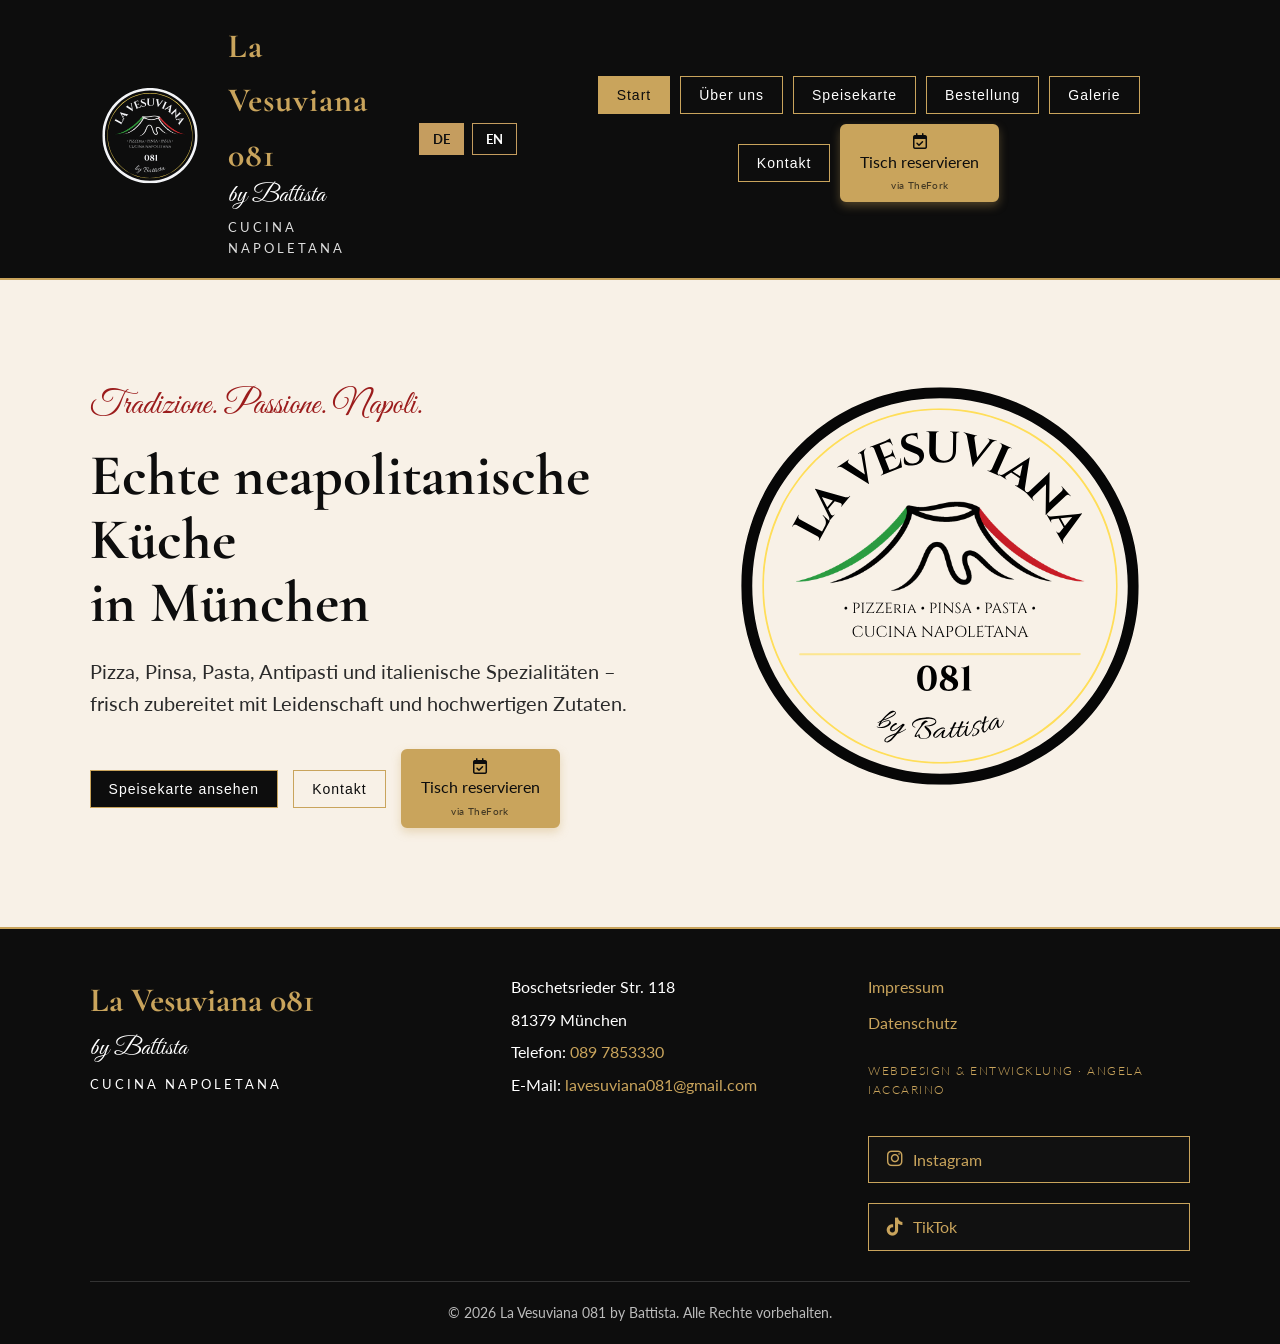
<file: WEBSEITE-LA-VESUVIANA-081/index.html>
<!DOCTYPE html>
<html lang="de">

<head>

  <!-- COOKIEBOT -->

  <script id="Cookiebot" src="https://consent.cookiebot.com/uc.js" data-cbid="afaca309-3baf-40ed-9cbe-bd9ccb0b836e"
    data-blockingmode="auto" type="text/javascript">
    </script>

  <!-- SEO / JSON-LD -->

  <script type="application/ld+json">
{
  "@context": "https://schema.org",
  "@type": "Restaurant",

  "name": "La Vesuviana 081 by Battista",

  "url": "https://lavesuviana081.de",

  "image": "https://lavesuviana081.de/logo1.svg",

  "telephone": "+49897853330",

  "email": "lavesuviana081@gmail.com",

  "priceRange": "€€",

  "servesCuisine": [
    "Italienisch",
    "Neapolitanisch",
    "Pizza",
    "Pinsa",
    "Pasta"
  ],

  "address": {
    "@type": "PostalAddress",
    "streetAddress": "Boschetsrieder Str. 118",
    "postalCode": "81379",
    "addressLocality": "München",
    "addressCountry": "DE"
  },

  "sameAs": [
    "https://instagram.com/lavesuviana081",
    "https://www.tiktok.com/@lavesuviana081"
  ]
}
</script>

  <meta property="og:title" content="La Vesuviana 081 by Battista">
  <meta property="og:description" content="Authentische Cucina Napoletana in München.">
  <meta property="og:image" content="https://lavesuviana081.de/logo1.svg">
  <meta property="og:url" content="https://lavesuviana081.de">
  <meta property="og:type" content="website">

  <meta charset="UTF-8">
  <meta name="viewport" content="width=device-width, initial-scale=1.0">

  <title>La Vesuviana 081 by Battista | Cucina Napoletana Pizza & Pinsa in München</title>

  <meta name="description"
    content="La Vesuviana 081 by Battista in München. Neapolitanische Pizza, Pinsa, Pasta, Antipasti, Panini, Burger und italienische Spezialitäten in München Sendling.">

  <link rel="preconnect" href="https://fonts.googleapis.com">
  <link rel="preconnect" href="https://fonts.gstatic.com" crossorigin>
  <link
    href="https://fonts.googleapis.com/css2?family=Cormorant+Garamond:wght@400;500;600;700&family=Great+Vibes&family=Lato:wght@300;400;700&display=swap"
    rel="stylesheet">

  <link rel="stylesheet" href="style.css">
  <link rel="stylesheet" href="https://cdnjs.cloudflare.com/ajax/libs/font-awesome/6.5.1/css/all.min.css">
  <script src="script.js" defer></script>
</head>

<body>
   <!-- HEADER -->
  <header class="site-header">

    <div class="logo-box">
      <img src="logo1.svg" alt="La Vesuviana 081 by Battista Logo" class="logo-image1">

      <div class="logo-text">
        <h1>La Vesuviana 081</h1>
        <span>by Battista</span>
        <p>Cucina Napoletana</p>
      </div>
    </div>

    <!-- SPRACHE -->
    <div class="language-switcher">
      <button class="lang-btn active" data-lang="de">DE</button>
      <button class="lang-btn" data-lang="en">EN</button>
    </div>

    <!-- NAVIGATION -->
    <nav class="main-nav">
      <button class="nav-btn active" data-page="start" data-i18n="navHome">Start</button>
      <button class="nav-btn" data-page="ueber-uns" data-i18n="navAbout">Über uns</button>
      <button class="nav-btn" data-page="speisekarte" data-i18n="navMenu">Speisekarte</button>
      <button class="nav-btn" data-page="bestellung" data-i18n="navOrder">Bestellung</button>
      <button class="nav-btn" data-page="galerie" data-i18n="navGallery">Galerie</button>
      <button class="nav-btn" data-page="kontakt" data-i18n="navContact">Kontakt</button>
      <a href="https://widget.thefork.com/de/cc807bba-8980-4b49-b1e0-15677a7d5528?step=date" class="thefork-nav-btn"
        target="_blank" rel="noopener noreferrer">

        <i class="fa-regular fa-calendar-check"></i>
        <span data-i18n="navReservation">Tisch reservieren</span>

        <span class="reservation-provider">
          via TheFork
        </span>

      </a>
    </nav>

  </header>


  <!-- MAIN -->
  <main>

    <!-- START -->
    <section class="page active" id="start">

      <div class="hero">

        <div class="hero-content">

          <p class="hero-small">
            Tradizione. Passione. Napoli.
          </p>

          <h2 data-i18n="heroTitle">
            Echte neapolitanische Küche<br>
            in München
          </h2>

          <p class="hero-text" data-i18n="heroText">
            Pizza, Pinsa, Pasta, Antipasti und italienische Spezialitäten –
            frisch zubereitet mit Leidenschaft und hochwertigen Zutaten.
          </p>

          <div class="hero-buttons">

            <button class="page-link" data-page="speisekarte" data-i18n="viewMenu">
              Speisekarte ansehen
            </button>

            <button class="page-link secondary" data-page="kontakt" data-i18n="contact">
              Kontakt
            </button>

            <a href="https://widget.thefork.com/de/cc807bba-8980-4b49-b1e0-15677a7d5528?step=date"
              class="thefork-nav-btn" target="_blank" rel="noopener noreferrer">

              <i class="fa-regular fa-calendar-check"></i>
              <span data-i18n="navReservation">Tisch reservieren</span>
              
              <span class="reservation-provider">
                via TheFork
              </span>

            </a>

          </div>

        </div>

        <div class="hero-image-box">
          <img src="logo2.svg" alt="La Vesuviana 081 by Battista Logo" class="logo-image2">
        </div>

      </div>

    </section>


    <!-- ÜBER UNS -->
    <section class="page" id="ueber-uns">

      <div class="section-header">
        <p class="section-small">Chi siamo</p>
        <h2 data-i18n="aboutTitle">Über uns</h2>
      </div>

      <div class="text-box">

        <p data-i18n="aboutText1">
          La Vesuviana 081 by Battista steht für authentische neapolitanische Küche
          und echte italienische Gastfreundschaft. Unser Ziel ist es, ein Stück Neapel
          nach München zu bringen.
        </p>

        <p data-i18n="aboutText2">
          Bei uns werden traditionelle Rezepte mit frischen Zutaten und viel Leidenschaft
          zubereitet. Von neapolitanischer Pizza über knusprige Pinsa Romana bis zu Pasta,
          Fischgerichten, Panini und Burgern – jedes Gericht soll ehrlich, frisch und geschmackvoll sein.
        </p>

        <p data-i18n="aboutText3">
          Wir freuen uns darauf, Sie bei uns begrüßen zu dürfen.
        </p>

      </div>

    </section>


    <!-- SPEISEKARTE -->
    <section class="page" id="speisekarte">

      <div class="section-header">

        <p class="section-small">Il nostro menù</p>

        <h2 data-i18n="menuTitle">Speisekarte</h2>

        <a href="speisekarte-de.pdf?v=20260914" target="_blank" class="menu-pdf-btn" data-i18n="menuGerman">
          Speisekarte auf Deutsch
        </a>

        <a href="speisekarte-en.pdf?v=20260914" target="_blank" class="menu-pdf-btn" data-i18n="menuEnglish">
          Menu in English
        </a>

        <a href="speisekarte-woche.pdf?v=20261115" target="_blank" class="menu-pdf-btn" data-i18n="menuWeekly">
          Wochenkarte
        </a>

        <p data-i18n="menuNotice">
          Alle Preise inkl. gesetzlicher MwSt. Irrtümer und Änderungen vorbehalten.
        </p>

      </div>


      <!-- ALLERGENE -->
      <div class="allergene-box">

        <h3 data-i18n="allergens">Allergene</h3>

        <ul>
          <li><strong>GI</strong> = <span data-i18n="allergenGI">Glutenhaltiges Getreide / Weizen</span></li>
          <li><strong>Ei</strong> = <span data-i18n="allergenEgg">Eier</span></li>
          <li><strong>MI</strong> = <span data-i18n="allergenMilk">Milch und Laktose</span></li>
          <li><strong>Se</strong> = <span data-i18n="allergenSesame">Sesam</span></li>
          <li><strong>So</strong> = <span data-i18n="allergenSoy">Soja</span></li>
          <li><strong>Kr</strong> = <span data-i18n="allergenCrustaceans">Krebstiere</span></li>
          <li><strong>Fi</strong> = <span data-i18n="allergenFish">Fisch</span></li>
          <li><strong>Lu</strong> = <span data-i18n="allergenLupin">Lupinen</span></li>
          <li><strong>Sc</strong> = <span data-i18n="allergenNuts">Schalenfrüchte (Nüsse)</span></li>
          <li><strong>Wt / We</strong> = <span data-i18n="allergenMolluscs">Weichtiere (Mollusken)</span></li>
        </ul>

        <h3 data-i18n="additives">Zusatzstoffe</h3>

        <ul>
          <li><strong>1</strong> = <span data-i18n="additive1">Farbstoff</span></li>
          <li><strong>2</strong> = <span data-i18n="additive2">Konservierungsstoff</span></li>
          <li><strong>3</strong> = <span data-i18n="additive3">Antioxidationsmittel</span></li>
          <li><strong>4</strong> = <span data-i18n="additive4">Geschmacksverstärker</span></li>
          <li><strong>5</strong> = <span data-i18n="additive5">geschwefelt</span></li>
          <li><strong>6</strong> = <span data-i18n="additive6">geschwärzt</span></li>
          <li><strong>7</strong> = <span data-i18n="additive7">gewachst</span></li>
          <li><strong>8</strong> = <span data-i18n="additive8">Phosphat</span></li>
          <li><strong>9</strong> = <span data-i18n="additive9">Süßungsmittel</span></li>
          <li><strong>10</strong> = <span data-i18n="additive10">enthält Phenylalaninquelle</span></li>
        </ul>

        <p data-i18n="allergenNotice">
          Informationen zu Allergenen und Zusatzstoffen erhalten Sie auf Nachfrage bei unserem Personal.
          Kreuzkontaminationen können nicht vollständig ausgeschlossen werden.
        </p>

      </div>

    </section>


    <!-- BESTELLUNG -->
    <section class="page" id="bestellung">

      <div class="section-header">
        <p class="section-small">Ordina ora</p>
        <h2 data-i18n="orderTitle">Bestellung</h2>
      </div>

      <div class="text-box">

        <p data-i18n="orderText">
          Sie möchten Essen bestellen oder vorab reservieren? Rufen Sie uns einfach an.
        </p>

        <div class="contact-buttons">

          <a href="tel:+49897853330" class="contact-btn" data-i18n="callNow">
            Jetzt anrufen
          </a>

          <a href="https://www.ubereats.com/store/la-vesuviana-081-by-battista/lyIp65taWPC4aQrpQs8Z9g?diningMode=PICKUP&ps=1&surfaceName="
            target="_blank" class="uber-btn">

            <i class="fa-solid fa-bag-shopping"></i>
            <span data-i18n="uberOrder">🛵 Jetzt bei Uber Eats bestellen</span>

          </a>

          <a href="https://wolt.com/de/deu/munich/restaurant/la-vesuviana-081-by-battista-1" target="_blank" class="wolt-btn">

            <i class="fa-solid fa-bag-shopping"></i>
            <span data-i18n="woltOrder">🛵 Jetzt bei Wolt bestellen</span>

          </a>

          <a href="https://www.lieferando.de/speisekarte/la-vesuviana-081-by-battista" target="_blank"
            class="lieferando-btn">

            <i class="fa-solid fa-bag-shopping"></i>
            <span data-i18n="lieferandoOrder">🛵 Jetzt bei Lieferando bestellen</span>

          </a>

        </div>

      </div>

    </section>


    <!-- GALERIE -->
    <section class="page" id="galerie">

      <div class="section-header">
        <p class="section-small">Galleria</p>
        <h2 data-i18n="galleryTitle">Galerie</h2>
      </div>

      <div class="gallery-grid">

        <div class="gallery-item">
          <img src="WEBSEITE-BILDER/Pane.png" alt="Pane">
        </div>

        <div class="gallery-item">
          <img src="WEBSEITE-BILDER/Innenansicht Lokal1.png" alt="Innenansicht des Lokals">
        </div>

        <div class="gallery-item">
          <img src="WEBSEITE-BILDER/Innenansicht Lokal2.png" alt="Innenansicht des Lokals">
        </div>

        <div class="gallery-item">
          <img src="WEBSEITE-BILDER/Außenansicht Lokal.png" alt="Außenansicht des Lokals">
        </div>

        <div class="gallery-item">
          <img src="WEBSEITE-BILDER/Kartoffelsuppe.png" alt="Kartoffelsuppe">
        </div>

        <div class="gallery-item">
          <img src="WEBSEITE-BILDER/Margherita.png" alt="Margherita">
        </div>

        <div class="gallery-item">
          <img src="WEBSEITE-BILDER/Pizza Aniello.png" alt="Pizza Aniello">
        </div>

        <div class="gallery-item">
          <img src="WEBSEITE-BILDER/Pizza Bufalina.png" alt="Pizza Bufalina">
        </div>

        <div class="gallery-item">
          <img src="WEBSEITE-BILDER/Corno Pizza.png" alt="Corno Pizza">
        </div>

        <div class="gallery-item">
          <img src="WEBSEITE-BILDER/Pinsa Parmigiana.png" alt="Pinsa Parmigiana">
        </div>

        <div class="gallery-item">
          <img src="WEBSEITE-BILDER/Pinsa Pollo.png" alt="Pinsa Pollo">
        </div>

        <div class="gallery-item">
          <img src="WEBSEITE-BILDER/Pinsa Vitello Tonnato.png" alt="Pinsa Vitello Tonnato">
        </div>

        <div class="gallery-item">
          <img src="WEBSEITE-BILDER/Parmigiana.png" alt="Parmigiana">
        </div>

        <div class="gallery-item">
          <img src="WEBSEITE-BILDER/Penne Emiliana.png" alt="Penne Emiliana">
        </div>

        <div class="gallery-item">
          <img src="WEBSEITE-BILDER/Penne Carbonara.png" alt="Penne Carbonara">
        </div>

      </div>

    </section>


    <!-- KONTAKT -->
    <section class="page" id="kontakt">

      <div class="section-header">
        <p class="section-small">Contatto</p>
        <h2 data-i18n="contactTitle">Kontakt</h2>
      </div>

      <div class="contact-grid">

        <div class="contact-card1">

          <h3 data-i18n="address">Adresse</h3>

          <p>
            La Vesuviana 081 by Battista<br>
            Boschetsrieder Str. 118<br>
            81379 München
          </p>

        </div>


        <div class="contact-card2">

          <h3 data-i18n="contact">Kontakt</h3>

          <p>
            <span data-i18n="phone">Telefon:</span>
            <a href="tel:+49897853330">089 7853330</a>
            <br>

            E-Mail:
            <a href="mailto:lavesuviana081@gmail.com">
              lavesuviana081@gmail.com
            </a>
          </p>

        </div>


        <div class="contact-card3">

          <h3 data-i18n="openingHours">Öffnungszeiten</h3>

          <div class="zeiten-container">

            <!-- SOMMERZEIT -->
            <div class="sommerzeit">

              <h4 data-i18n="summerHours">
                Sommerzeit vom 01.06.-31.08
              </h4>

              <p data-i18n="summerSchedule">
                Montag 10:00 – 22:00 Uhr<br>
                Dienstag 10:00 – 22:00 Uhr<br>
                Mittwoch 10:00 – 22:00 Uhr<br>
                Donnerstag 10:00 – 22:00 Uhr<br>
                Freitag 10:00 – 22:00 Uhr<br>
                Samstag Geschlossen<br>
                Sonntag 10:00 – 22:00 Uhr
              </p>

            </div>


            <!-- WINTERZEIT -->
            <div class="winterzeit">

              <h4 data-i18n="winterHours">
                Winterzeit vom 01.09.-31.05
              </h4>

              <p data-i18n="winterSchedule">
                Montag 11:00 – 22:00 Uhr<br>
                Dienstag Geschlossen<br>
                Mittwoch 11:00 – 22:00 Uhr<br>
                Donnerstag 11:00 – 22:00 Uhr<br>
                Freitag 11:00 – 22:00 Uhr<br>
                Samstag 11:00 – 22:00 Uhr<br>
                Sonntag 11:00 – 22:00 Uhr
              </p>

            </div>

          </div>


          <!-- KÜCHENZEIT -->
          <h5 data-i18n="kitchenUntil">
            Küche bis 21:30 Uhr
          </h5>

        </div>

        <!-- CONTACT-GRID SCHLIESSEN -->
      </div>


      <!-- GOOGLE MAPS -->
      <div class="map-box">

        <iframe
          src="https://www.google.com/maps/embed?pb=!1m18!1m12!1m3!1d10658.274210104642!2d11.509007434221727!3d48.0992670721347!2m3!1f0!2f0!3f0!3m2!1i1024!2i768!4f13.1!3m3!1m2!1s0x479dd927e42485ad%3A0x3d0545deb4e6f1f1!2sBoschetsrieder%20Str.%20118%2C%2081379%20M%C3%BCnchen!5e0!3m2!1sde!2sde!4v1778973781495!5m2!1sde!2sde"
          allowfullscreen="" loading="lazy" referrerpolicy="no-referrer-when-downgrade">
        </iframe>

      </div>

    </section>

  </main>





  <!-- FOOTER -->
  <footer class="site-footer">
    <div class="footer-content">

      <div class="footer-brand">
        <h3>La Vesuviana 081</h3>
        <p>by Battista</p>
        <span>Cucina Napoletana</span>
      </div>

      <div class="footer-info">
        <p>Boschetsrieder Str. 118</p>
        <p>81379 München</p>

        <p> <span data-i18n="phone">Telefon:</span>
          <a href="tel:+49897853330">089 7853330</a>
        </p>

        <p> E-Mail: <a href="mailto:lavesuviana081@gmail.com"> lavesuviana081@gmail.com </a>
        </p>

      </div>

      <div class="footer-links">
        <a href="impressum.html" class="footer-link" data-i18n="legalNotice"> Impressum </a>

        <a href="datenschutz.html" class="footer-link" data-i18n="privacy"> Datenschutz </a>

        <p class="website-credit" data-i18n="websiteCredit"> Webdesign & Entwicklung · Angela Iaccarino</p>

        <a href="https://instagram.com/lavesuviana081" target="_blank" class="social-btn"> <i
            class="fa-brands fa-instagram"></i> Instagram </a>

        <a href="https://www.tiktok.com/@lavesuviana081" target="_blank" class="social-btn"> <i
            class="fa-brands fa-tiktok"></i> TikTok </a>
      </div>

    </div>

    <div class="footer-bottom">

      <p data-i18n="copyright">
        © 2026 La Vesuviana 081 by Battista. Alle Rechte vorbehalten.
      </p>

    </div>

  </footer>


</body>

</html>
</file>
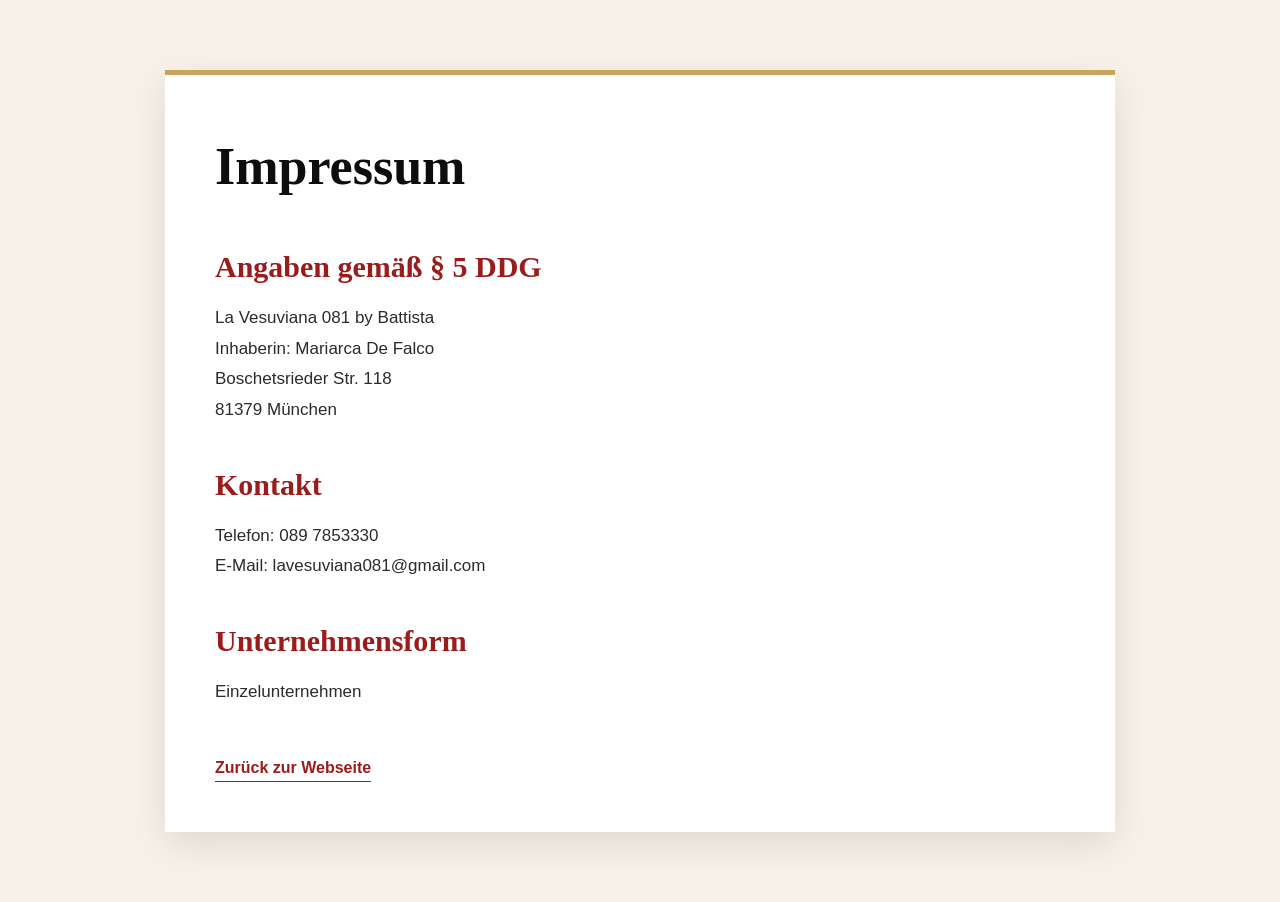
<file: WEBSEITE-LA-VESUVIANA-081/impressum.html>
<!DOCTYPE html>
<html lang="de">

<head>
  <script id="Cookiebot" src="https://consent.cookiebot.com/uc.js" data-cbid="afaca309-3baf-40ed-9cbe-bd9ccb0b836e"
    data-blockingmode="auto" type="text/javascript">
    </script>

  <meta charset="UTF-8">
  <meta name="viewport" content="width=device-width, initial-scale=1.0">
  <title>Impressum | La Vesuviana 081 by Battista</title>

  <link rel="stylesheet" href="style.css">
</head>

<body>

  <section class="legal-page">

    <h1>Impressum</h1>

    <h2>Angaben gemäß § 5 DDG</h2>

    <p>
      La Vesuviana 081 by Battista<br>
      Inhaberin: Mariarca De Falco<br>
      Boschetsrieder Str. 118<br>
      81379 München
    </p>

    <h2>Kontakt</h2>

    <p>
      Telefon: 089 7853330<br>
      E-Mail: lavesuviana081@gmail.com
    </p>

    <h2>Unternehmensform</h2>

    <p>
      Einzelunternehmen
    </p>



    <a href="index.html">Zurück zur Webseite</a>

  </section>

</body>

</html>
</file>
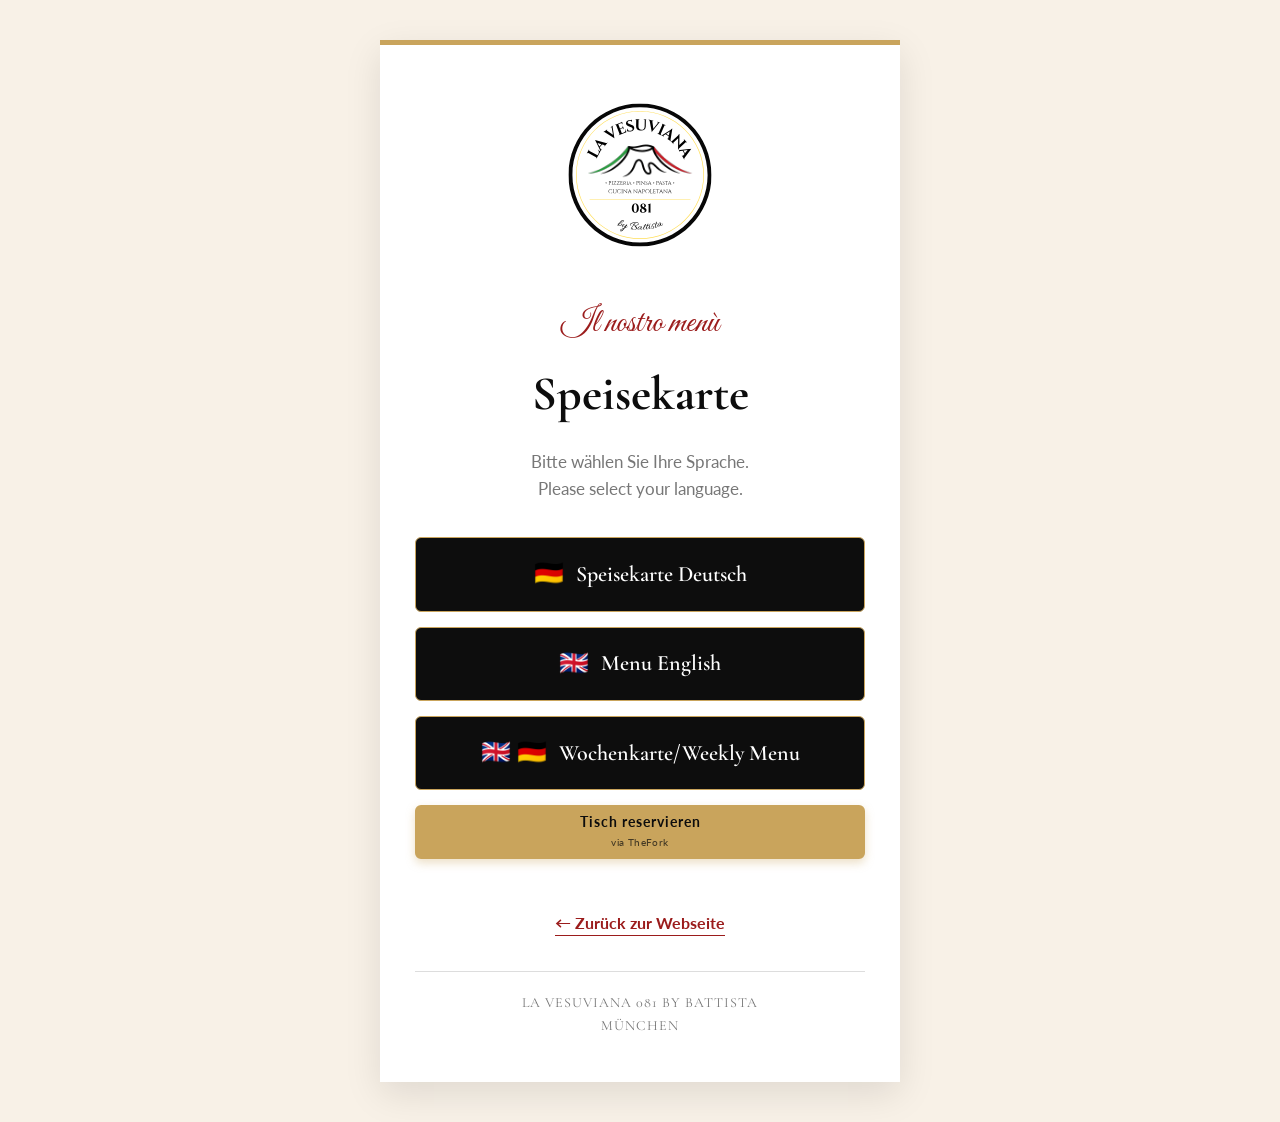
<file: WEBSEITE-LA-VESUVIANA-081/speisekarte.html>
<!DOCTYPE html>
<html lang="de">

<head>

  <meta charset="UTF-8">

  <meta name="viewport" content="width=device-width, initial-scale=1.0">

  <title>Speisekarte | La Vesuviana 081 by Battista</title>

  <meta name="description" content="Speisekarte von La Vesuviana 081 by Battista – Deutsch oder Englisch auswählen.">

  <link rel="preconnect" href="https://fonts.googleapis.com">

  <link rel="preconnect" href="https://fonts.gstatic.com" crossorigin>

  <link
    href="https://fonts.googleapis.com/css2?family=Cormorant+Garamond:wght@400;500;600;700&family=Great+Vibes&family=Lato:wght@300;400;700&display=swap"
    rel="stylesheet">

  <link rel="stylesheet" href="style.css">
  <script src="script.js" defer></script>

</head>


<body>
  
  <main class="menu-language-page">

    <div class="menu-language-box">

      <!-- LOGO -->

      <img src="logo2.svg" alt="La Vesuviana 081 by Battista" class="menu-language-logo">


      <p class="menu-language-small">
        Il nostro menù
      </p>


      <h1>Speisekarte</h1>


      <p class="menu-language-description">

        Bitte wählen Sie Ihre Sprache.<br>

        Please select your language.

      </p>


      <!-- DEUTSCH -->

      <a href="speisekarte-de.pdf?v=20261012" target="_blank" class="language-button">

        <span class="language-flag">
          🇩🇪
        </span>

        Speisekarte Deutsch

      </a>


      <!-- ENGLISCH -->

      <a href="speisekarte-en.pdf?v=20261012" target="_blank" class="language-button">

        <span class="language-flag">
          🇬🇧
        </span>

        Menu English

      </a>

      <!-- Wochenkarte -->
      <a href="speisekarte-woche.pdf?v=20261115" target="_blank" class="language-button">

        <span class="language-flag">
          🇬🇧 🇩🇪
        </span>

        Wochenkarte/Weekly Menu

      </a>

      <!-- RESERVATION -->

      <a href="https://widget.thefork.com/de/cc807bba-8980-4b49-b1e0-15677a7d5528?step=date" class="thefork-nav-btn"
        target="_blank" rel="noopener noreferrer">

        <i class="fa-regular fa-calendar-check"></i>

        <span class="reservation-main" data-i18n="navReservation">
          Tisch reservieren
        </span>

        <span class="reservation-provider">
          via TheFork
        </span>

      </a><br>


      <!-- ZUR WEBSEITE -->

      <a href="/" class="menu-home-link">

        ← Zurück zur Webseite

      </a>


      <div class="menu-language-footer">

        LA VESUVIANA 081 BY BATTISTA<br>
        MÜNCHEN

      </div>

    </div>

  </main>

</body>

</html>
</file>
<file: WEBSEITE-LA-VESUVIANA-081/style.css>
* {
  margin: 0;
  padding: 0;
  box-sizing: border-box;
}

:root {
  --black: #0d0d0d;
  --dark: #171717;
  --white: #ffffff;
  --cream: #f8f1e7;
  --gold: #c9a45c;
  --red: #9b1c1c;
  --green: #1f5c3a;
  --text: #2b2b2b;
  --gray: #777;
}

body {
  font-family: "Lato", sans-serif;
  background: var(--cream);
  color: var(--text);
  line-height: 1.6;
}

/* HEADER */
.site-header {
  background: var(--black);
  color: var(--white);
  padding: 20px 7%;
  display: flex;
  justify-content: space-between;
  align-items: center;
  gap: 30px;
  border-bottom: 2px solid var(--gold);
}

.logo-box {
  display: flex;
  align-items: center;
  gap: 18px;
}

.logo-image1 {
  width: 120px;
  height: auto;
}

.logo-image2 {
  width: 500px;
  height: auto;
}


.logo-text h1 {
  font-family: "Cormorant Garamond", serif;
  font-size: 34px;
  letter-spacing: 1px;
  color: var(--gold);
}

.logo-text span {
  font-family: "Great Vibes", cursive;
  font-size: 26px;
  display: block;
  margin-top: -8px;
}

.logo-text p {
  font-size: 13px;
  text-transform: uppercase;
  letter-spacing: 3px;
  color: #ddd;
}

/* NAV */
.main-nav {
  display: flex;
  flex-wrap: wrap;
  gap: 10px;
  justify-content: center;
  align-items: center;
}

.nav-btn,
.page-link {
  border: 1px solid var(--gold);
  background: transparent;
  color: var(--white);
  padding: 10px 18px;
  cursor: pointer;
  font-size: 14px;
  letter-spacing: 1px;
  transition: 0.3s;
}

.nav-btn:hover,
.nav-btn.active,
.page-link:hover {
  background: var(--gold);
  color: var(--black);
}

/* SEITEN */
.page {
  display: none;
  padding: 70px 7%;
  min-height: 70vh;
}

.page.active {
  display: block;
}

/* HERO */
.hero {
  display: grid;
  grid-template-columns: 1.2fr 0.8fr;
  align-items: center;
  gap: 50px;
}

.hero-small,
.section-small {
  font-family: "Great Vibes", cursive;
  font-size: 34px;
  color: var(--red);
}

.hero h2,
.section-header h2 {
  font-family: "Cormorant Garamond", serif;
  font-size: 58px;
  line-height: 1.1;
  color: var(--black);
  margin: 10px 0 20px;
}

.hero-text {
  font-size: 20px;
  max-width: 650px;
  margin-bottom: 30px;
}

.hero-buttons {
  display: flex;
  gap: 15px;
  flex-wrap: wrap;
  align-items: center;
}

.page-link {
  background: var(--black);
  text-decoration: none;
}

.page-link.secondary {
  background: transparent;
  color: var(--black);
}

.page-link.secondary:hover {
  color: var(--black);
}

.hero-image-box {
  text-align: center;
}

.hero-logo {
  max-width: 360px;
  width: 100%;
}

/* SECTION */
.section-header {
  text-align: center;
  margin-bottom: 45px;
}

.section-header p {
  max-width: 750px;
  margin: 0 auto;
}

.text-box {
  max-width: 850px;
  margin: 0 auto;
  background: var(--white);
  padding: 35px;
  border-left: 5px solid var(--gold);
  box-shadow: 0 10px 30px rgba(0, 0, 0, 0.08);
}

.text-box p {
  margin-bottom: 18px;
  font-size: 18px;
}

.menu-note {
  max-width: 1050px;
  margin: -20px auto 45px;
  padding: 18px 25px;
  background: var(--dark);
  color: var(--white);
  border-left: 5px solid var(--gold);
}

.menu-pdf-btn {
  display: inline-block;
  margin-top: 20px;
  padding: 12px 22px;
  background: var(--gold);
  color: #000;
  text-decoration: none;
  font-weight: bold;
  border-radius: 6px;
}

.menu-pdf-btn:hover {
  background: #fff;
}


/* ALLERGENE */
.allergene-box {
  max-width: 1050px;
  margin: 50px auto;
  background: var(--black);
  color: var(--white);
  padding: 35px;
  border-top: 4px solid var(--gold);
}

.allergene-box h3 {
  font-family: "Cormorant Garamond", serif;
  color: var(--gold);
  font-size: 32px;
  margin: 20px 0 15px;
}

.allergene-box ul {
  list-style: none;
  columns: 2;
  margin-bottom: 20px;
}

.allergene-box li {
  margin-bottom: 8px;
}

.allergene-box p {
  color: #ddd;
  margin-top: 20px;
}

/* BESTELLUNG */
.contact-buttons {
  display: flex;
  gap: 15px;
  flex-wrap: wrap;
  margin: 25px 0;
}

.contact-btn {
  background: var(--black);
  color: var(--white);
  padding: 12px 22px;
  text-decoration: none;
  border: 1px solid var(--gold);
  transition: 0.3s;
}

.contact-btn:hover {
  background: var(--gold);
  color: var(--black);
}

.contact-btn.secondary {
  background: var(--green);
}

.notice {
  color: var(--red);
  font-size: 14px;
}

/* UBER EATS BUTTON */

.uber-btn {
  display: inline-flex;
  align-items: center;
  gap: 12px;

  margin-top: 20px;

  padding: 14px 24px;

  background: #06c167;

  color: white;

  text-decoration: none;

  font-weight: bold;

  border-radius: 6px;

  transition: 0.3s;
}

.uber-btn:hover {
  transform: translateY(-2px);

  background: #04a85a;
}

.uber-btn i {
  font-size: 14px;
}

/* WOLT BUTTON */

.wolt-btn {
  display: inline-flex;
  align-items: center;
  gap: 12px;

  margin-top: 20px;

  padding: 14px 24px;

  background: #4cb8e0;

  color: white;

  text-decoration: none;

  font-weight: bold;

  border-radius: 6px;

  transition: 0.3s;
}

.wolt-btn:hover {
  transform: translateY(-2px);

  background: #4cb8e0;
}

.wolt-btn i {
  font-size: 14px;
}

/* LIEFERANDO BUTTON */

.lieferando-btn {
  display: inline-flex;
  align-items: center;
  gap: 12px;

  margin-top: 20px;

  padding: 14px 24px;

  background: #ed8536;

  color: white;

  text-decoration: none;

  font-weight: bold;

  border-radius: 6px;

  transition: 0.3s;
}

.lieferando-btn:hover {
  transform: translateY(-2px);

  background: #ed8536;
}

.lieferando-btn i {
  font-size: 14px;
}

/* GALERIE */


.gallery-grid {
  max-width: 1200px;
  margin: 0 auto;

  display: grid;
  grid-template-columns: repeat(3, 1fr);
  gap: 20px;
}

.gallery-item {
  width: 100%;
  aspect-ratio: 1 / 1;
  overflow: hidden;

  border: 2px solid var(--gold);
  background: #000;
}

.gallery-item img {
  width: 100%;
  height: 100%;

  object-fit: cover;
  display: block;
}

.gallery-item:hover img {
  transform: scale(1.05);
  transition: 0.4s;
}


/* Kontakt */

.contact-grid {
  max-width: 1200px;
  margin: 0 auto;

  display: grid;

  /* Adresse | Kontakt | Öffnungszeiten */
  grid-template-columns: 0.8fr 0.8fr 1.6fr;

  gap: 25px;
  align-items: start;
}


/* Kontakt-Karten */

.contact-card1,
.contact-card2,
.contact-card3 {
  background: var(--white);

  text-align: center;

  padding: 35px 25px;

  border-top: 4px solid var(--gold);
  border-bottom: 4px solid var(--gold);

  box-shadow: 0 8px 25px rgba(0, 0, 0, 0.08);
}


/* Adresse und Kontakt etwas kürzer */

.contact-card1,
.contact-card2 {
  padding: 22px 25px;
  align-self: start;
}


/* Überschriften */

.contact-card1 h3,
.contact-card2 h3,
.contact-card3 h3 {
  font-family: "Cormorant Garamond", serif;
  font-size: 48px;
  color: var(--red);
  margin-bottom: 12px;
  text-align: center;
}


/* Links*/

.contact-card1 a,
.contact-card2 a,
.contact-card3 a {
  color: var(--black);
  text-decoration: none;
}


/* ADRESSE & KONTAKT */

.contact-card1 p,
.contact-card2 p {
  text-align: center;

  padding: 5px 0;

  border-bottom: 1px solid rgba(0, 0, 0, 0.08);
}


/* ÖFFNUNGSZEITEN */

/* Sommer und Winter nebeneinander */

.zeiten-container {
  display: flex;
  gap: 40px;
  align-items: flex-start;
  justify-content: space-between;
}


/* Beide Bereiche gleich breit */

.sommerzeit,
.winterzeit {
  flex: 1;

  min-width: 0;

  text-align: left;
}


/* Überschriften Sommer / Winter */

.sommerzeit h4,
.winterzeit h4 {
  margin-bottom: 10px;
  text-align: left;
  font-size: 20px;
}


/* Öffnungszeiten */

.sommerzeit p,
.winterzeit p {
  text-align: left;
  line-height: 1.8;
  font-size: 14px;
}

.contact-card3 h5 {
  font-size: 16px;
  color: var(--red);
  margin-top: 20px;
  text-align: center;
}


/* GOOGLE MAPS */

.map-box {
  width: 100%;
  max-width: 1200px;
  height: 400px;
  margin: 40px auto 0;
  overflow: hidden;
}

.map-box iframe {
  display: block;
  width: 100% !important;
  max-width: none !important;
  height: 400px !important;
  border: 0 !important;
}

/* FOOTER */
.site-footer {
  background: var(--black);
  color: var(--white);
  padding: 45px 7% 20px;
  border-top: 2px solid var(--gold);
}

.footer-content {
  display: grid;
  grid-template-columns: 1.2fr 1fr 1fr;
  gap: 35px;
  margin-bottom: 30px;
}

.footer-brand h3 {
  font-family: "Cormorant Garamond", serif;
  color: var(--gold);
  font-size: 34px;
}

.footer-brand p {
  font-family: "Great Vibes", cursive;
  font-size: 26px;
}

.footer-brand span {
  letter-spacing: 3px;
  text-transform: uppercase;
  font-size: 13px;
}

.footer-info p {
  margin-bottom: 7px;
}

.footer-info a,
.footer-links a {
  color: var(--gold);
  text-decoration: none;
}

.footer-links {
  display: flex;
  flex-direction: column;
  gap: 10px;
}

.footer-bottom {
  text-align: center;
  padding-top: 20px;
  border-top: 1px solid #333;
  color: #bbb;
  font-size: 14px;
}

.website-credit {
  margin: 16px 0;
  font-family: "Lato", sans-serif;
  font-size: 12px;
  font-weight: 300;
  color: var(--gold);
  letter-spacing: 1.5px;
  text-transform: uppercase;

}

/* SOCIAL BUTTONS */

.social-btn {
  display: inline-flex;
  align-items: center;
  gap: 10px;

  padding: 10px 18px;

  background: #111;
  color: white;

  text-decoration: none;

  border: 1px solid var(--gold);

  transition: 0.3s;

  margin-top: 10px;
}

.social-btn:hover {
  background: var(--gold);
  color: black;
}

.social-btn i {
  font-size: 18px;
}

/* IMPRESSUM & DATENSCHUTZ */

.legal-page {
  max-width: 950px;
  margin: 70px auto;
  padding: 50px;
  background: #ffffff;
  color: var(--text);
  border-top: 5px solid var(--gold);
  box-shadow: 0 12px 35px rgba(0, 0, 0, 0.10);
}

.legal-page h1 {
  font-family: "Cormorant Garamond", serif;
  font-size: 52px;
  color: var(--black);
  margin-bottom: 35px;
}

.legal-page h2 {
  font-family: "Cormorant Garamond", serif;
  font-size: 30px;
  color: var(--red);
  margin-top: 35px;
  margin-bottom: 12px;
}

.legal-page p {
  font-size: 17px;
  line-height: 1.8;
  margin-bottom: 18px;
}

.legal-page a {
  display: inline-block;
  margin-top: 30px;
  color: var(--red);
  font-weight: 700;
  text-decoration: none;
  border-bottom: 1px solid var(--red);
}

.legal-page a:hover {
  color: var(--gold);
  border-bottom-color: var(--gold);
}


/*QR-CODE SPEISEKARTE / SPRACHAUSWAHL */

.menu-language-page {
  min-height: 100vh;
  background: var(--cream);
  display: flex;
  align-items: center;
  justify-content: center;
  padding: 40px 20px;
}

.menu-language-box {
  width: 100%;
  max-width: 520px;
  background: var(--white);
  text-align: center;
  padding: 45px 35px;
  border-top: 5px solid var(--gold);
  box-shadow: 0 12px 35px rgba(0, 0, 0, 0.10);
}

.menu-language-logo {
  width: 180px;
  max-width: 60%;
  height: auto;
  margin-bottom: 20px;
}

.menu-language-small {
  font-family: "Great Vibes", cursive;
  font-size: 34px;
  color: var(--red);
  margin-bottom: 5px;
}

.menu-language-box h1 {
  font-family: "Cormorant Garamond", serif;
  font-size: 48px;
  color: var(--black);
  margin-bottom: 15px;
}

.menu-language-description {
  font-size: 17px;
  color: var(--gray);
  margin-bottom: 35px;
}

.language-button {
  display: flex;
  align-items: center;
  justify-content: center;
  gap: 12px;

  width: 100%;
  padding: 17px 20px;
  margin: 15px 0;

  background: var(--black);
  color: var(--white);

  border: 1px solid var(--gold);
  border-radius: 6px;

  text-decoration: none;

  font-family: "Cormorant Garamond", serif;
  font-size: 22px;
  font-weight: 600;

  transition: 0.3s;
}

.language-button:hover {
  background: var(--gold);
  color: var(--black);
}

.language-flag {
  font-size: 24px;
}

.menu-home-link {
  display: inline-block;
  margin-top: 25px;

  color: var(--red);
  font-weight: 700;
  text-decoration: none;
  border-bottom: 1px solid var(--red);
}

.menu-home-link:hover {
  color: var(--gold);
  border-bottom-color: var(--gold);
}

.menu-language-footer {
  margin-top: 35px;
  padding-top: 20px;
  border-top: 1px solid #ddd;

  font-family: "Cormorant Garamond", serif;
  color: var(--gray);
  font-size: 14px;
  letter-spacing: 1px;
}

/* Sprachauswahl */

.language-switcher {
  display: flex;
  justify-content: center;
  align-items: center;
  gap: 8px;
  margin: 15px 0;
}

.lang-btn {
  min-width: 45px;
  padding: 7px 12px;

  border: 1px solid rgb(197, 157, 95);
  background: transparent;

  color: white;

  font-family: "Lato", sans-serif;
  font-size: 13px;
  font-weight: 700;

  cursor: pointer;

  transition: 0.3s ease;
}

.lang-btn:hover,
.lang-btn.active {
  background: rgb(197, 157, 95);
  color: #111;
}



/* RESERVIERUNG NAV BUTTON STYLES */

.thefork-nav-btn {
  display: flex;
  flex-direction: column;
  align-items: center;
  justify-content: center;

  min-width: 145px;
  padding: 7px 18px;

  background: var(--gold);
  color: var(--black);

  border: 2px solid var(--gold);
  border-radius: 6px;

  text-decoration: none;

  box-shadow: 0px 4px 10px rgba(201, 164, 92, 0.35);

  cursor: pointer;
  transition: all 0.3s ease;
}

.reservation-main {
  font-size: 14px;
  font-weight: 700;
  letter-spacing: 1px;
  line-height: 1.2;
}

.reservation-provider {
  margin-top: 3px;

  font-size: 10px;
  font-weight: 500;
  letter-spacing: 0.4px;

  opacity: 0.7;
}

.thefork-nav-btn:hover {
  background: var(--white);
  border-color: var(--white);
  color: var(--black);

  transform: translateY(-2px);

  box-shadow: 0 8px 20px rgba(201, 164, 92, 0.45);
}

/* RESPONSIVE – TABLET */

@media (max-width: 900px) {

  .gallery-grid {
    grid-template-columns: repeat(2, 1fr);
  }

  .contact-grid {
    grid-template-columns: 1fr;
  }

  .contact-card1,
  .contact-card2,
  .contact-card3 {
    width: 100%;
  }

  .site-header {
    flex-direction: column;
    text-align: center;
  }

  .logo-box {
    flex-direction: column;
  }

  .hero {
    grid-template-columns: 1fr;
    text-align: center;
  }

  .hero h2,
  .section-header h2 {
    font-size: 42px;
  }

  .hero-buttons {
    justify-content: center;
  }

  .contact-grid,
  .footer-content,
  .gallery-grid {
    grid-template-columns: 1fr;
  }

  .allergene-box ul {
    columns: 1;
  }

}


/* RESPONSIVE - Handy*/

@media (max-width: 768px) {

  html,
  body {
    width: 100%;
    overflow-x: hidden;
  }

  body {
    margin: 0;
  }

  .site-header {
    width: 100%;
    padding: 30px 20px;
    text-align: center;
  }

  .logo-box {
    width: 100%;
    flex-direction: column;
    align-items: center;
  }

  .logo-image1,
  .logo-image,
  .logo-img {
    width: 120px;
    max-width: 120px;
    height: auto;
  }

  .logo-text h1 {
    font-size: 32px;
    text-align: center;
  }

  .logo-text p {
    font-size: 14px;
    letter-spacing: 4px;
  }

  .main-nav {
    width: 100%;
    display: flex;
    flex-direction: column;
    gap: 12px;
    margin-top: 25px;
  }

  .nav-btn {
    width: 100%;
    max-width: 360px;
    margin: 0 auto;
    padding: 14px 20px;
  }

  .page {
    width: 100%;
    padding: 45px 20px;
  }

  .hero {
    grid-template-columns: 1fr;
    text-align: center;
  }

  .hero h2,
  .section-header h2 {
    font-size: 36px;
    line-height: 1.2;
    max-width: 100%;
  }

  .hero-small,
  .section-small {
    font-size: 32px;
  }

  .hero-text {
    font-size: 17px;
  }

  .hero-buttons {
    justify-content: center;
    flex-direction: column;
    align-items: center;
    width: 100%;
  }

  .page-link,
  .nav-btn {
    width: 90%;
    max-width: 340px;
    text-align: center;
  }

  .hero-logo,
  .start-image {
    width: 100%;
    max-width: 280px;
    height: auto;
    margin: 30px auto 0;
    display: block;
  }

  .site-footer {
    width: 100%;
    padding: 40px 20px 25px;
  }

  .footer-content {
    grid-template-columns: 1fr;
    text-align: left;
  }

  .footer-brand,
  .footer-info,
  .footer-links {
    width: 100%;
  }

  .social-btn {
    width: 100%;
    justify-content: center;
  }

  img {
    max-width: 100%;
    height: auto;
  }

  .language-switcher {
    margin: 12px 0 18px;
  }

  .lang-btn {
    min-width: 50px;
    padding: 9px 14px;
  }

  .thefork-nav-btn {
    width: 100%;
    max-width: 360px;

    margin: 0 auto;
    padding: 11px 20px;
  }

  .gallery-grid {
    grid-template-columns: 1fr;
  }

  .gallery-item img {
    height: 260px;
  }

  .legal-page {
    margin: 30px 15px;
    padding: 30px 22px;
  }

  .legal-page h1 {
    font-size: 38px;
  }

  .legal-page h2 {
    font-size: 25px;
  }

  .legal-page p {
    font-size: 16px;
  }

}


/* RESPONSIVE – KLEINE HANDYS */

@media (max-width: 600px) {

  .gallery-grid {
    grid-template-columns: 1fr;
  }

  .zeiten-container {
    flex-direction: column;

    gap: 25px;
  }

  .sommerzeit,
  .winterzeit {
    width: 100%;
  }

  .contact-card1 h3,
  .contact-card2 h3,
  .contact-card3 h3 {
    font-size: 38px;
  }

  .page {
    padding: 45px 5%;
  }

  .logo-text h1 {
    font-size: 28px;
  }

  .main-nav {
    width: 100%;
  }

  .nav-btn {
    width: 100%;
  }

  .hero h2,
  .section-header h2 {
    font-size: 34px;
  }

  .hero-text {
    font-size: 17px;
  }

  .menu-category {
    padding: 22px;
  }

  .menu-item {
    flex-direction: column;
    gap: 8px;
  }

  .menu-item span {
    font-size: 17px;
  }

  .menu-language-page {
    padding: 20px 15px;
  }

  .menu-language-box {
    padding: 35px 20px;
  }

  .menu-language-logo {
    width: 150px;
  }

  .menu-language-small {
    font-size: 30px;
  }

  .menu-language-box h1 {
    font-size: 38px;
  }

  .menu-language-description {
    font-size: 16px;
  }

  .language-button {
    padding: 17px 15px;
    font-size: 20px;
  }

}
</file>
